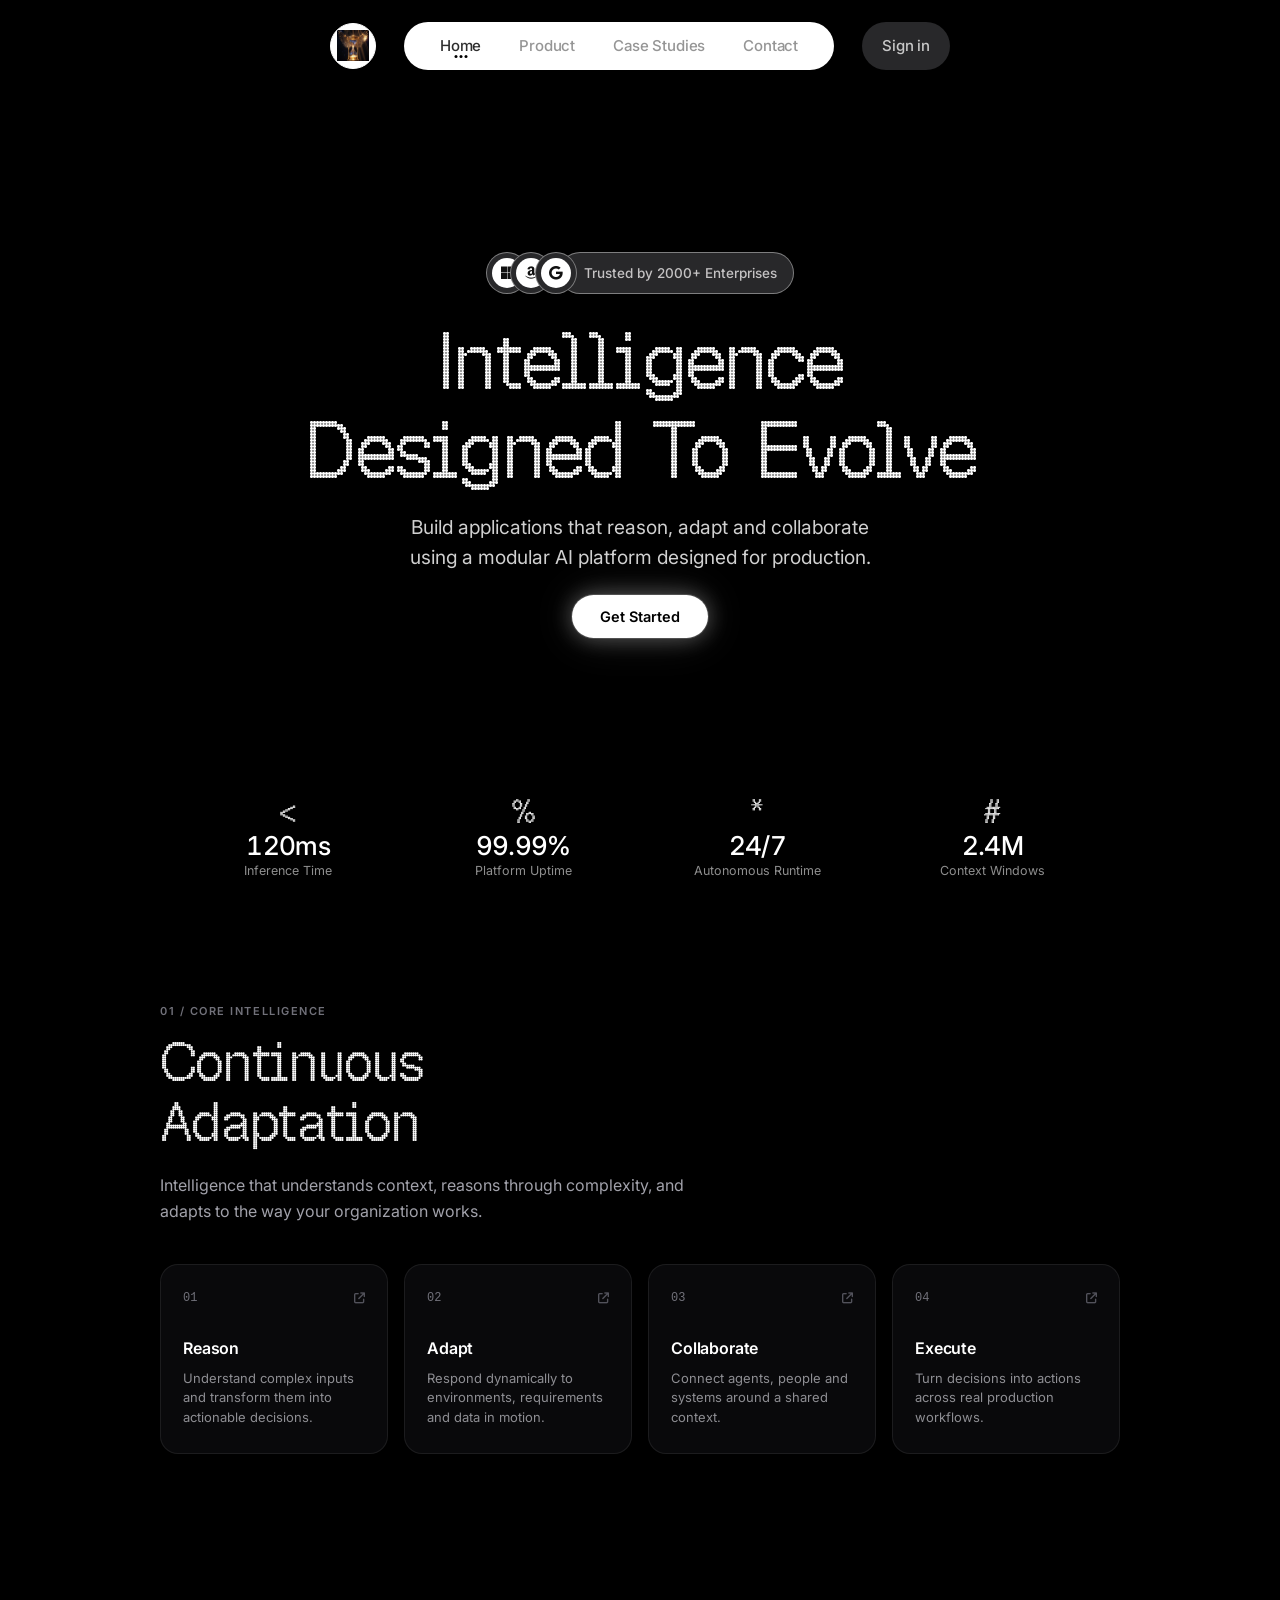
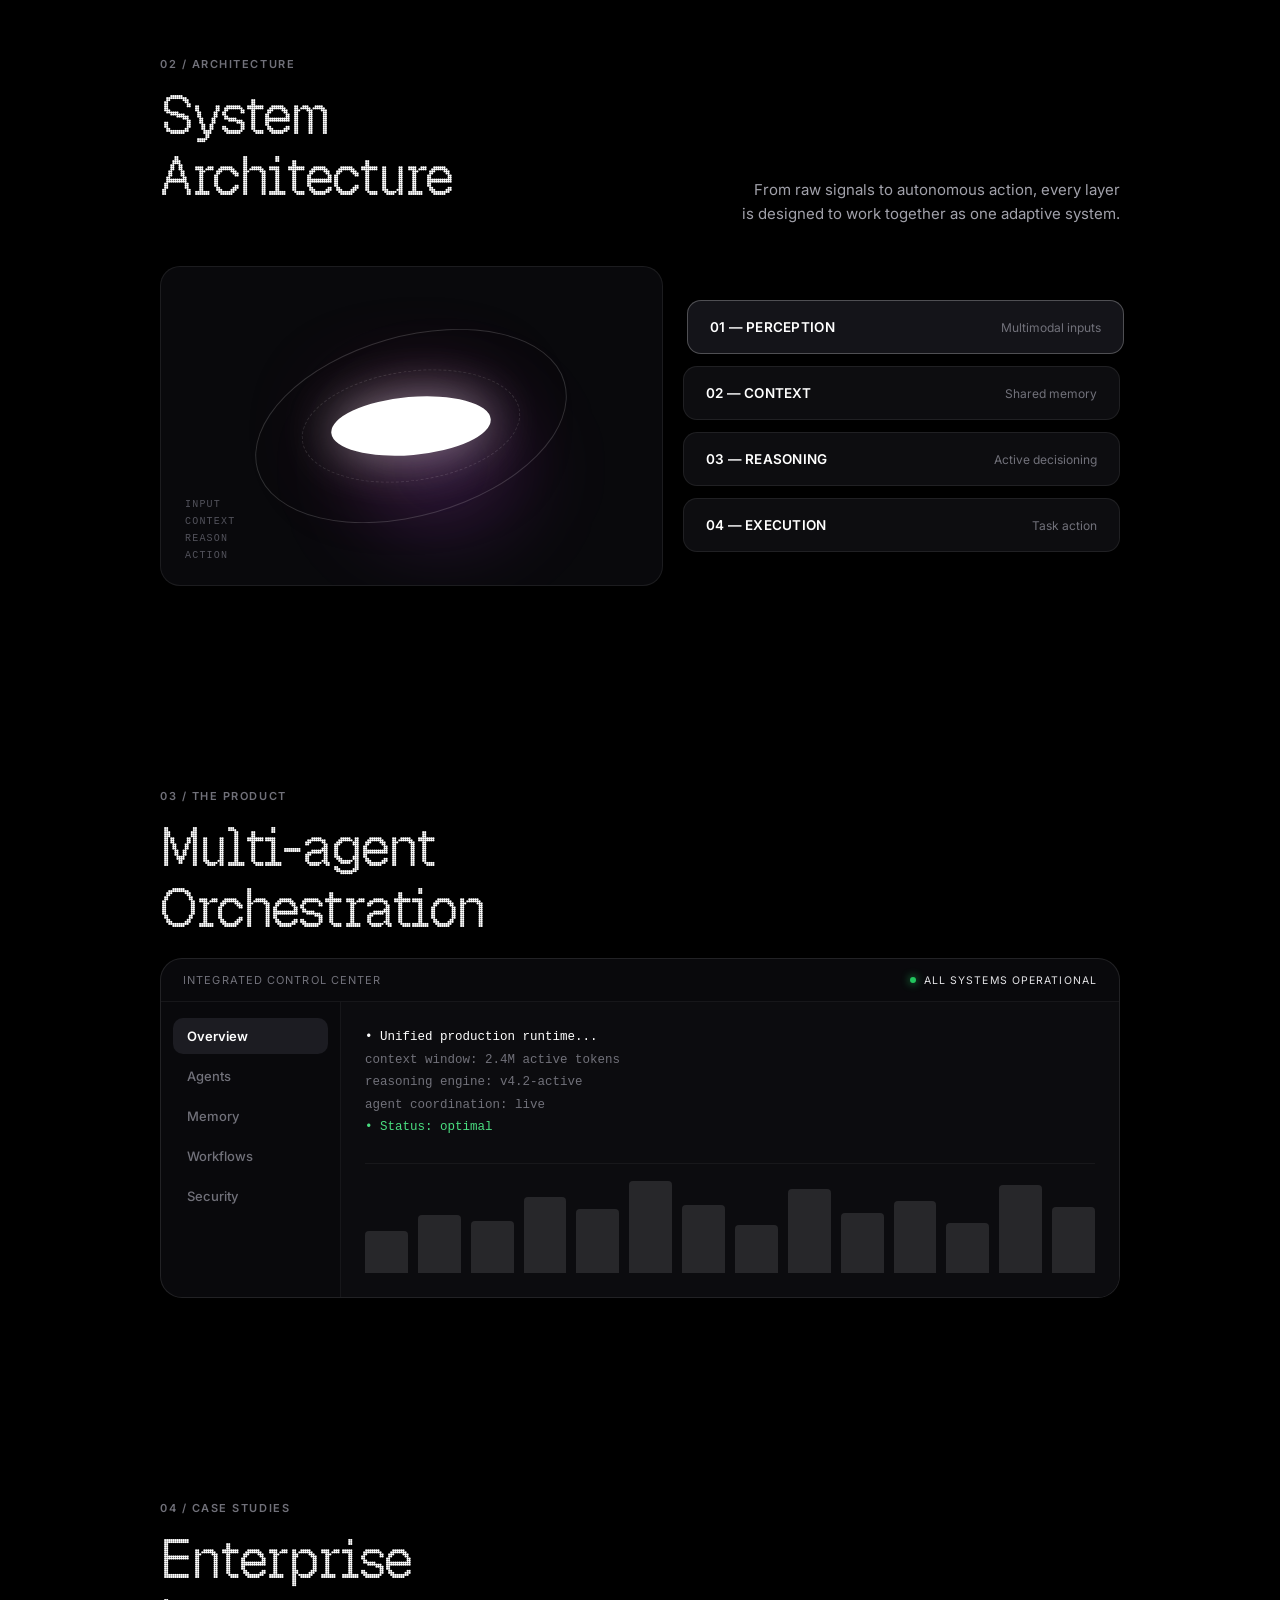
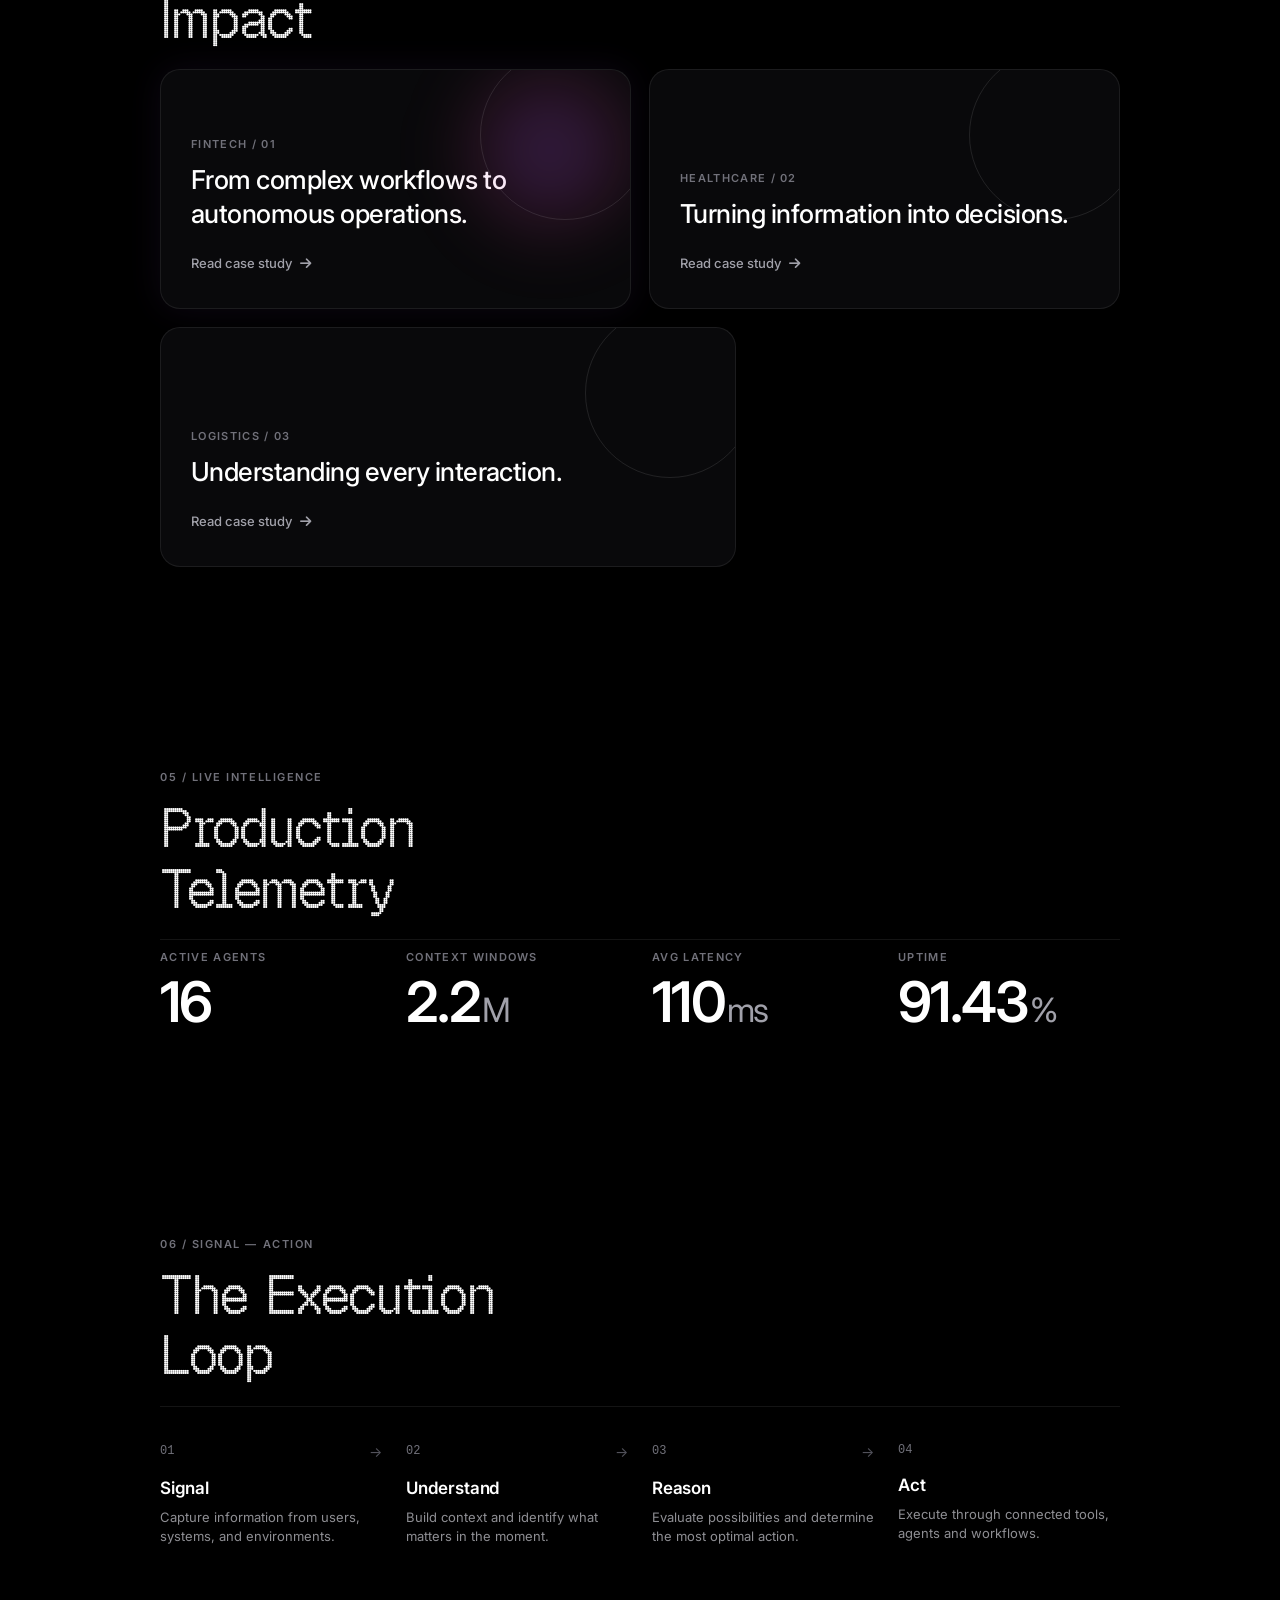
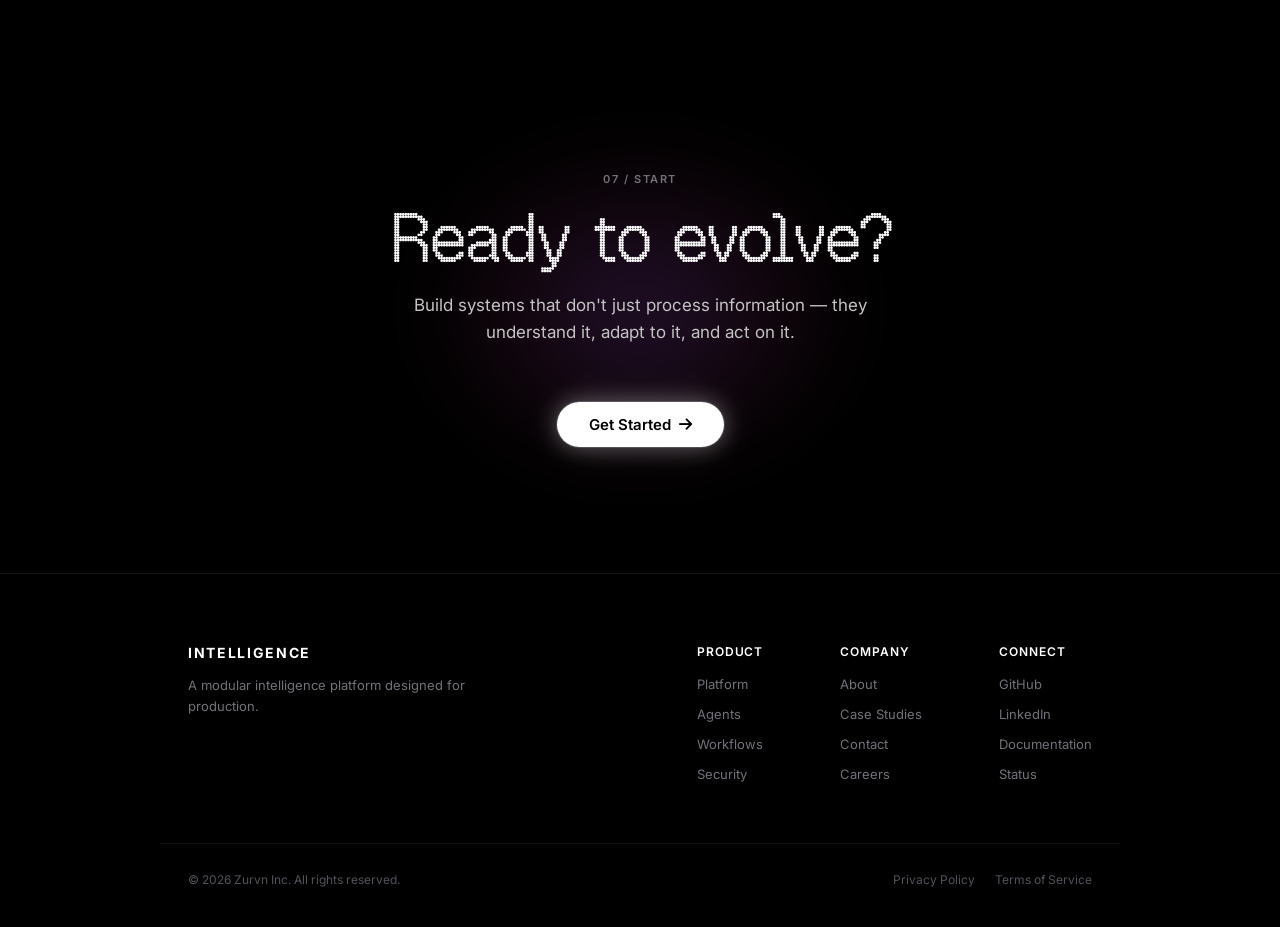
<file: landing-page-01/index.html>
<!DOCTYPE html>
<html lang="en">
  <head>
    <meta charset="utf-8" />
    <meta name="viewport" content="width=device-width, initial-scale=1" />
    <title>Intelligence Designed To Evolve</title>
    <link rel="icon" href="assets/favicon.webp" type="image/webp" />
    <link rel="preconnect" href="https://fonts.googleapis.com" />
    <link rel="preconnect" href="https://fonts.gstatic.com" crossorigin />
    <link
      href="https://fonts.googleapis.com/css2?family=Inter:wght@400;500;600;700&display=swap"
      rel="stylesheet"
    />
    <link
      href="https://db.onlinewebfonts.com/c/8cb707a9b8a73f8a7403336b861c3074?family=BubbledotICG-FinePos"
      rel="stylesheet"
    />
    <link
      rel="stylesheet"
      href="https://cdnjs.cloudflare.com/ajax/libs/font-awesome/6.5.2/css/all.min.css"
      integrity="sha512-SnH5WK+bZxgPHs44uWIX+LLJAJ9/2PkPKZ5QiAj6Ta86w+fsb2TkcmfRyVX3pBnMFcV7oQPJkl9QevSCWr3W6A=="
      crossorigin="anonymous"
      referrerpolicy="no-referrer"
    />
    <link rel="stylesheet" href="styles.css" />
  </head>
  <body>
    <!-- Sticky Header Wrapper -->
    <div class="header-wrapper">
      <header class="header">
        <a class="logo" href="#home" aria-label="Zurvn home">
          <img src="assets/logo.webp" alt="" width="52" height="52" />
        </a>

        <nav class="nav-pill" aria-label="Primary">
          <a href="#home" class="active">Home</a>
          <a href="#product">Product</a>
          <a href="#case-studies">Case Studies</a>
          <a href="#contact">Contact</a>
        </nav>

        <a class="sign-in" href="#sign-in">Sign in</a>

        <button
          class="burger"
          type="button"
          aria-label="Open menu"
          aria-expanded="false"
          aria-controls="mobile-menu"
        >
          <span></span>
          <span></span>
          <span></span>
        </button>
      </header>
    </div>

    <!-- Viewport 1: Hero Viewport with Full-bleed Video Background -->
    <section class="hero-viewport" id="home">
      <div class="bg">
        <video class="bg-video" autoplay muted loop playsinline>
          <source
            src="https://d8j0ntlcm91z4.cloudfront.net/user_38xzZboKViGWJOttwIXH07lWA1P/hf_20260809_012548_ef22562c-c0ae-4816-ad9d-f8922af4e6a7.mp4"
            type="video/mp4"
          />
        </video>
      </div>

      <div class="hero-center">
        <div class="trust anim" style="--d: 0.05s">
          <div class="trust-avatars" aria-hidden="true">
            <span class="trust-avatar a1">
              <span class="trust-inner">
                <i class="fa-brands fa-microsoft"></i>
              </span>
            </span>
            <span class="trust-avatar a2">
              <span class="trust-inner">
                <i class="fa-brands fa-amazon"></i>
              </span>
            </span>
            <span class="trust-avatar a3">
              <span class="trust-inner">
                <i class="fa-brands fa-google"></i>
              </span>
            </span>
          </div>
          <div class="trust-pill">Trusted by 2000+ Enterprises</div>
        </div>

        <h1 class="headline anim">
          <span class="line line-1">Intelligence</span>
          <span class="line line-2">Designed To Evolve</span>
        </h1>

        <p class="subhead anim" style="--d: 0.28s">
          Build applications that reason, adapt and collaborate using a modular
          AI platform designed for production.
        </p>

        <a class="cta anim" href="#get-started" style="--d: 0.4s">Get Started</a>
      </div>

      <footer class="stats" aria-label="Platform metrics">
        <div class="stat anim" style="--d: 0.5s">
          <div class="stat-icon">&lt;</div>
          <div class="stat-value">
            <span data-count="120" data-decimals="0" data-i="0">0</span
            ><span class="stat-suffix">ms</span>
          </div>
          <div class="stat-label">Inference Time</div>
        </div>
        <div class="stat anim" style="--d: 0.58s">
          <div class="stat-icon">%</div>
          <div class="stat-value">
            <span data-count="99.99" data-decimals="2" data-i="1">0.00</span
            ><span class="stat-suffix">%</span>
          </div>
          <div class="stat-label">Platform Uptime</div>
        </div>
        <div class="stat anim" style="--d: 0.66s">
          <div class="stat-icon">*</div>
          <div class="stat-value">
            <span data-count="24" data-decimals="0" data-i="2">0</span
            ><span class="stat-suffix">/7</span>
          </div>
          <div class="stat-label">Autonomous Runtime</div>
        </div>
        <div class="stat anim" style="--d: 0.74s">
          <div class="stat-icon">#</div>
          <div class="stat-value">
            <span data-count="2.4" data-decimals="1" data-i="3">0.0</span
            ><span class="stat-suffix">M</span>
          </div>
          <div class="stat-label">Context Windows</div>
        </div>
      </footer>
    </section>

    <!-- Additional Content Sections Matching Design Screenshot -->
    <main class="page-content">
      <!-- Section 01: Core Intelligence -->
      <section class="section container" id="core">
        <div class="section-kicker">01 / CORE INTELLIGENCE</div>
        <h2 class="display-title">
          <span>Continuous</span>
          <span>Adaptation</span>
        </h2>
        <p class="section-desc">
          Intelligence that understands context, reasons through complexity, and
          adapts to the way your organization works.
        </p>

        <div class="core-grid">
          <div class="core-card">
            <div class="core-card-header">
              <span class="card-num">01</span>
              <i class="fa-solid fa-arrow-up-right-from-square card-icon"></i>
            </div>
            <h3 class="core-card-title">Reason</h3>
            <p class="core-card-text">
              Understand complex inputs and transform them into actionable decisions.
            </p>
          </div>

          <div class="core-card">
            <div class="core-card-header">
              <span class="card-num">02</span>
              <i class="fa-solid fa-arrow-up-right-from-square card-icon"></i>
            </div>
            <h3 class="core-card-title">Adapt</h3>
            <p class="core-card-text">
              Respond dynamically to environments, requirements and data in motion.
            </p>
          </div>

          <div class="core-card">
            <div class="core-card-header">
              <span class="card-num">03</span>
              <i class="fa-solid fa-arrow-up-right-from-square card-icon"></i>
            </div>
            <h3 class="core-card-title">Collaborate</h3>
            <p class="core-card-text">
              Connect agents, people and systems around a shared context.
            </p>
          </div>

          <div class="core-card">
            <div class="core-card-header">
              <span class="card-num">04</span>
              <i class="fa-solid fa-arrow-up-right-from-square card-icon"></i>
            </div>
            <h3 class="core-card-title">Execute</h3>
            <p class="core-card-text">
              Turn decisions into actions across real production workflows.
            </p>
          </div>
        </div>
      </section>

      <!-- Section 02: Architecture -->
      <section class="section container" id="architecture">
        <div class="section-split-header">
          <div>
            <div class="section-kicker">02 / ARCHITECTURE</div>
            <h2 class="display-title">
              <span>System</span>
              <span>Architecture</span>
            </h2>
          </div>
          <p class="section-desc-right">
            From raw signals to autonomous action, every layer is designed to work
            together as one adaptive system.
          </p>
        </div>

        <div class="arch-grid">
          <!-- Architecture Visual Card -->
          <div class="arch-visual-card">
            <div class="arch-ambient-glow"></div>
            <!-- Orbit Canvas & Rings -->
            <div class="arch-orbit-system">
              <div class="orbit-ring ring-1"></div>
              <div class="orbit-ring ring-2"></div>
              <div class="glow-disk"></div>
            </div>
            <!-- Labels on left edge of the graphic -->
            <div class="arch-labels">
              <span>INPUT</span>
              <span>CONTEXT</span>
              <span>REASON</span>
              <span>ACTION</span>
            </div>
          </div>

          <!-- Architecture Layer Pill Rows -->
          <div class="arch-steps">
            <div class="arch-step-card active" data-layer="perception">
              <span class="arch-step-num">01 — PERCEPTION</span>
              <span class="arch-step-tag">Multimodal inputs</span>
            </div>
            <div class="arch-step-card" data-layer="context">
              <span class="arch-step-num">02 — CONTEXT</span>
              <span class="arch-step-tag">Shared memory</span>
            </div>
            <div class="arch-step-card" data-layer="reasoning">
              <span class="arch-step-num">03 — REASONING</span>
              <span class="arch-step-tag">Active decisioning</span>
            </div>
            <div class="arch-step-card" data-layer="execution">
              <span class="arch-step-num">04 — EXECUTION</span>
              <span class="arch-step-tag">Task action</span>
            </div>
          </div>
        </div>
      </section>

      <!-- Section 03: The Product -->
      <section class="section container" id="product">
        <div class="section-kicker">03 / THE PRODUCT</div>
        <h2 class="display-title">
          <span>Multi-agent</span>
          <span>Orchestration</span>
        </h2>

        <!-- Dashboard Preview Box -->
        <div class="dashboard-box">
          <div class="dash-topbar">
            <span class="dash-title">INTEGRATED CONTROL CENTER</span>
            <span class="dash-status">
              <span class="status-pulse"></span>
              ALL SYSTEMS OPERATIONAL
            </span>
          </div>

          <div class="dash-body">
            <!-- Sidebar Navigation -->
            <nav class="dash-sidebar" aria-label="Dashboard views">
              <button class="dash-tab active" data-tab="overview" type="button">
                Overview
              </button>
              <button class="dash-tab" data-tab="agents" type="button">
                Agents
              </button>
              <button class="dash-tab" data-tab="memory" type="button">
                Memory
              </button>
              <button class="dash-tab" data-tab="workflows" type="button">
                Workflows
              </button>
              <button class="dash-tab" data-tab="security" type="button">
                Security
              </button>
            </nav>

            <!-- Dashboard Main Pane -->
            <div class="dash-content">
              <div class="dash-terminal" id="dash-terminal-view">
                <p class="term-lead">• Unified production runtime...</p>
                <p class="term-dim">context window: 2.4M active tokens</p>
                <p class="term-dim">reasoning engine: v4.2-active</p>
                <p class="term-dim">agent coordination: live</p>
                <p class="term-accent">• Status: optimal</p>
              </div>

              <!-- Animated Audio/Telemetry Wave Bars -->
              <div class="dash-chart" aria-hidden="true">
                <span class="bar" style="--h: 42%; --d: 0.1s"></span>
                <span class="bar" style="--h: 58%; --d: 0.25s"></span>
                <span class="bar" style="--h: 52%; --d: 0.4s"></span>
                <span class="bar" style="--h: 76%; --d: 0.15s"></span>
                <span class="bar" style="--h: 64%; --d: 0.3s"></span>
                <span class="bar" style="--h: 92%; --d: 0.5s"></span>
                <span class="bar" style="--h: 68%; --d: 0.2s"></span>
                <span class="bar" style="--h: 48%; --d: 0.35s"></span>
                <span class="bar" style="--h: 84%; --d: 0.1s"></span>
                <span class="bar" style="--h: 60%; --d: 0.45s"></span>
                <span class="bar" style="--h: 72%; --d: 0.2s"></span>
                <span class="bar" style="--h: 50%; --d: 0.3s"></span>
                <span class="bar" style="--h: 88%; --d: 0.4s"></span>
                <span class="bar" style="--h: 66%; --d: 0.15s"></span>
              </div>
            </div>
          </div>
        </div>
      </section>

      <!-- Section 04: Case Studies -->
      <section class="section container" id="case-studies">
        <div class="section-kicker">04 / CASE STUDIES</div>
        <h2 class="display-title">
          <span>Enterprise</span>
          <span>Impact</span>
        </h2>

        <div class="cases-grid">
          <!-- Card 1 (Glow orb) -->
          <article class="case-card glow-card">
            <div class="case-ambient"></div>
            <div class="case-ring" aria-hidden="true"></div>
            <div class="case-content">
              <span class="case-kicker">FINTECH / 01</span>
              <h3 class="case-title">
                From complex workflows to autonomous operations.
              </h3>
              <a class="case-link" href="#case-studies">
                Read case study <i class="fa-solid fa-arrow-right"></i>
              </a>
            </div>
          </article>

          <!-- Card 2 -->
          <article class="case-card">
            <div class="case-ring" aria-hidden="true"></div>
            <div class="case-content">
              <span class="case-kicker">HEALTHCARE / 02</span>
              <h3 class="case-title">
                Turning information into decisions.
              </h3>
              <a class="case-link" href="#case-studies">
                Read case study <i class="fa-solid fa-arrow-right"></i>
              </a>
            </div>
          </article>

          <!-- Card 3 -->
          <article class="case-card wide-card">
            <div class="case-ring" aria-hidden="true"></div>
            <div class="case-content">
              <span class="case-kicker">LOGISTICS / 03</span>
              <h3 class="case-title">
                Understanding every interaction.
              </h3>
              <a class="case-link" href="#case-studies">
                Read case study <i class="fa-solid fa-arrow-right"></i>
              </a>
            </div>
          </article>
        </div>
      </section>

      <!-- Section 05: Live Intelligence Metrics -->
      <section class="section container" id="telemetry">
        <div class="section-kicker">05 / LIVE INTELLIGENCE</div>
        <h2 class="display-title">
          <span>Production</span>
          <span>Telemetry</span>
        </h2>

        <div class="live-metrics-grid">
          <div class="metric-col">
            <span class="metric-label">ACTIVE AGENTS</span>
            <div class="metric-num">
              <span class="live-counter" data-target="18" data-decimals="0">18</span>
            </div>
          </div>
          <div class="metric-col">
            <span class="metric-label">CONTEXT WINDOWS</span>
            <div class="metric-num">
              <span class="live-counter" data-target="2.4" data-decimals="1">2.4</span><span class="metric-unit">M</span>
            </div>
          </div>
          <div class="metric-col">
            <span class="metric-label">AVG LATENCY</span>
            <div class="metric-num">
              <span class="live-counter" data-target="120" data-decimals="0">120</span><span class="metric-unit">ms</span>
            </div>
          </div>
          <div class="metric-col">
            <span class="metric-label">UPTIME</span>
            <div class="metric-num">
              <span class="live-counter" data-target="99.99" data-decimals="2">99.99</span><span class="metric-unit">%</span>
            </div>
          </div>
        </div>
      </section>

      <!-- Section 06: Signal to Action -->
      <section class="section container" id="workflow">
        <div class="section-kicker">06 / SIGNAL — ACTION</div>
        <h2 class="display-title">
          <span>The Execution</span>
          <span>Loop</span>
        </h2>

        <div class="process-grid">
          <div class="process-step">
            <div class="step-head">
              <span class="step-num">01</span>
              <span class="step-arrow">→</span>
            </div>
            <h3 class="step-title">Signal</h3>
            <p class="step-text">
              Capture information from users, systems, and environments.
            </p>
          </div>

          <div class="process-step">
            <div class="step-head">
              <span class="step-num">02</span>
              <span class="step-arrow">→</span>
            </div>
            <h3 class="step-title">Understand</h3>
            <p class="step-text">
              Build context and identify what matters in the moment.
            </p>
          </div>

          <div class="process-step">
            <div class="step-head">
              <span class="step-num">03</span>
              <span class="step-arrow">→</span>
            </div>
            <h3 class="step-title">Reason</h3>
            <p class="step-text">
              Evaluate possibilities and determine the most optimal action.
            </p>
          </div>

          <div class="process-step">
            <div class="step-head">
              <span class="step-num">04</span>
            </div>
            <h3 class="step-title">Act</h3>
            <p class="step-text">
              Execute through connected tools, agents and workflows.
            </p>
          </div>
        </div>
      </section>

      <!-- Section 07: Ready to Evolve (CTA) -->
      <section class="section cta-section" id="get-started">
        <div class="cta-glow-orb" aria-hidden="true"></div>
        <div class="container cta-container">
          <div class="section-kicker">07 / START</div>
          <h2 class="display-title cta-heading">
            <span>Ready to evolve?</span>
          </h2>
          <p class="cta-desc">
            Build systems that don't just process information — they understand it,
            adapt to it, and act on it.
          </p>
          <a class="cta cta-large" href="#get-started">
            Get Started <i class="fa-solid fa-arrow-right"></i>
          </a>
        </div>
      </section>
    </main>

    <!-- Footer -->
    <footer class="site-footer" id="contact">
      <div class="container footer-container">
        <div class="footer-brand">
          <div class="footer-logo">INTELLIGENCE</div>
          <p class="footer-tagline">
            A modular intelligence platform designed for production.
          </p>
        </div>

        <div class="footer-links-grid">
          <div class="footer-col">
            <h4 class="footer-heading">Product</h4>
            <ul>
              <li><a href="#product">Platform</a></li>
              <li><a href="#product">Agents</a></li>
              <li><a href="#product">Workflows</a></li>
              <li><a href="#product">Security</a></li>
            </ul>
          </div>

          <div class="footer-col">
            <h4 class="footer-heading">Company</h4>
            <ul>
              <li><a href="#core">About</a></li>
              <li><a href="#case-studies">Case Studies</a></li>
              <li><a href="#contact">Contact</a></li>
              <li><a href="#contact">Careers</a></li>
            </ul>
          </div>

          <div class="footer-col">
            <h4 class="footer-heading">Connect</h4>
            <ul>
              <li><a href="https://github.com" target="_blank" rel="noopener">GitHub</a></li>
              <li><a href="https://linkedin.com" target="_blank" rel="noopener">LinkedIn</a></li>
              <li><a href="#documentation">Documentation</a></li>
              <li><a href="#status">Status</a></li>
            </ul>
          </div>
        </div>
      </div>

      <div class="container footer-bottom">
        <span>© 2026 Zurvn Inc. All rights reserved.</span>
        <div class="footer-legal">
          <a href="#privacy">Privacy Policy</a>
          <a href="#terms">Terms of Service</a>
        </div>
      </div>
    </footer>

    <!-- Mobile Slide-out Menu -->
    <div class="overlay" hidden></div>
    <nav class="mobile-menu" id="mobile-menu" hidden aria-label="Mobile">
      <a href="#home" class="active">Home</a>
      <a href="#product">Product</a>
      <a href="#case-studies">Case Studies</a>
      <a href="#contact">Contact</a>
      <a class="mobile-signin" href="#sign-in">Sign in</a>
    </nav>

    <script src="main.js"></script>
  </body>
</html>
</file>
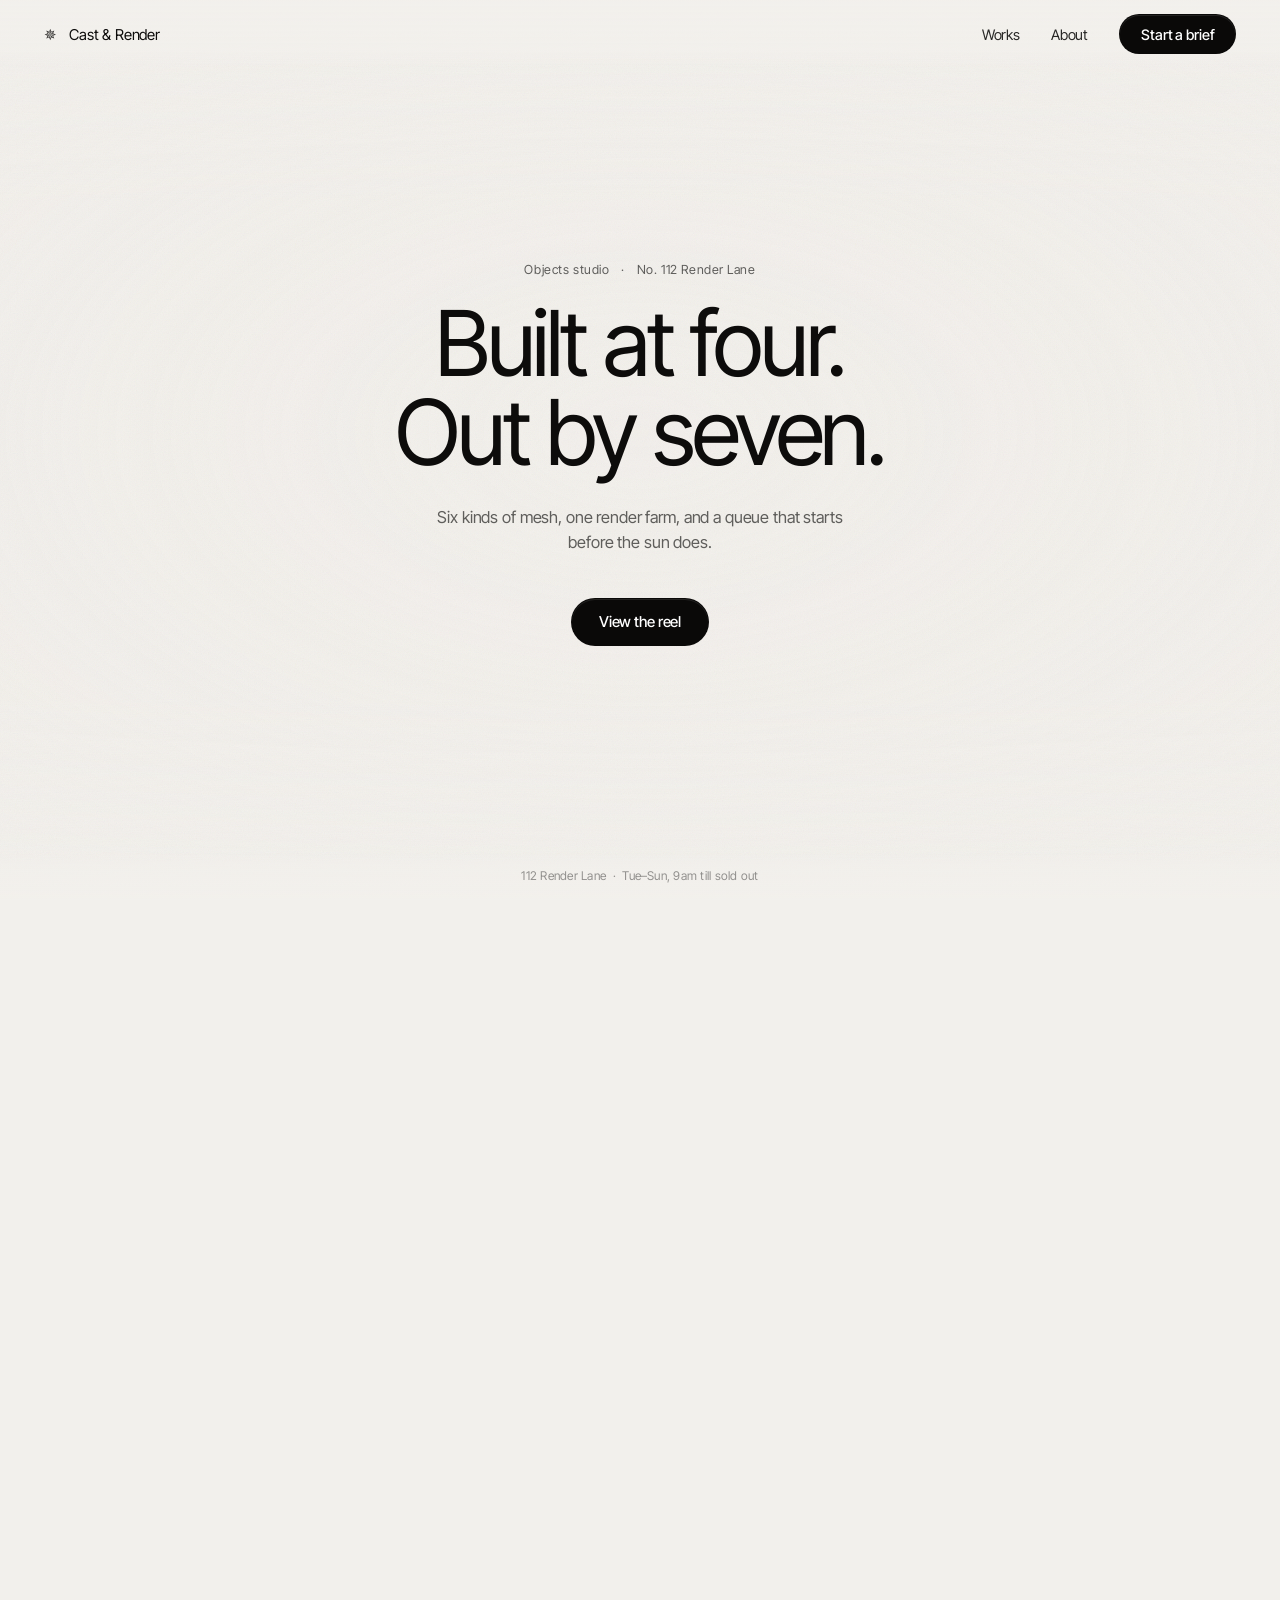
<file: landing-page-03/index.html>
<!DOCTYPE html>
<html lang="en">
<head>
  <meta charset="UTF-8">
  <meta name="viewport" content="width=device-width, initial-scale=1, viewport-fit=cover">
  <title>Cast &amp; Render — 3D Object Studio</title>
  <link rel="preconnect" href="https://fonts.googleapis.com">
  <link rel="preconnect" href="https://fonts.gstatic.com" crossorigin>
  <link rel="preconnect" href="https://d2ol7oe51mr4n9.cloudfront.net" crossorigin>
  <link href="https://fonts.googleapis.com/css2?family=Inter+Tight:wght@400;500&display=swap" rel="stylesheet">
  <style>
    :root {
      --fg: #0d0c0b;
      --fg-soft: rgba(13, 12, 11, .64);
      --fg-faint: rgba(13, 12, 11, .42);
      --shade: #f2f0ec;
      --rule: rgba(13, 12, 11, .16);
      --ease: cubic-bezier(.22, .61, .36, 1);
      --pill-bg: #0a0908;
      --pill-fg: #ffffff;
    }

    *, *::before, *::after {
      box-sizing: border-box;
      margin: 0;
      padding: 0;
    }

    html {
      -webkit-text-size-adjust: 100%;
    }

    body {
      background: var(--shade);
      color: var(--fg);
      font-family: 'Inter Tight', 'Helvetica Neue', Helvetica, Arial, sans-serif;
      font-weight: 400;
      -webkit-font-smoothing: antialiased;
      -moz-osx-font-smoothing: grayscale;
      overflow-x: hidden;
    }

    /* Fixed Background Video Layer */
    .stage {
      position: fixed;
      inset: 0;
      z-index: 0;
      overflow: hidden;
      background: var(--shade);
    }

    .stage video {
      position: absolute;
      top: 50%;
      left: 50%;
      width: 100%;
      height: 100%;
      transform: translate(-50%, -50%) scale(1.02);
      object-fit: cover;
      filter: contrast(1.02);
      will-change: transform;
    }

    .veil {
      position: absolute;
      inset: 0;
      pointer-events: none;
      background:
        linear-gradient(to bottom, rgba(242, 240, 236, .62) 0%, rgba(242, 240, 236, .12) 22%, rgba(242, 240, 236, .12) 78%, rgba(242, 240, 236, .66) 100%),
        radial-gradient(100% 80% at 50% 48%, rgba(242, 240, 236, 0) 0%, rgba(242, 240, 236, .34) 100%),
        rgba(242, 240, 236, .20);
    }

    .grain {
      position: absolute;
      inset: -50%;
      opacity: .13;
      mix-blend-mode: multiply;
      pointer-events: none;
      background-image: url("data:image/svg+xml;utf8,<svg xmlns='http://www.w3.org/2000/svg' width='140' height='140'><filter id='n'><feTurbulence type='fractalNoise' baseFrequency='.85' numOctaves='3'/></filter><rect width='140' height='140' filter='url(%23n)' opacity='.5'/></svg>");
    }

    /* Chrome, Footer, Scroll Meter */
    .chrome {
      position: fixed;
      left: 0;
      right: 0;
      top: 0;
      z-index: 40;
      display: flex;
      align-items: center;
      justify-content: space-between;
      gap: 12px;
      padding: max(14px, calc(env(safe-area-inset-top, 0px) + 12px)) clamp(16px, 3.4vw, 44px) 14px;
      background: linear-gradient(to bottom, rgba(242, 240, 236, .94) 0%, rgba(242, 240, 236, .78) 72%, rgba(242, 240, 236, 0) 100%);
    }

    .mark {
      display: flex;
      align-items: center;
      gap: 9px;
      font-size: 15px;
      letter-spacing: -.012em;
      color: var(--fg);
      min-width: 0;
      flex-shrink: 1;
    }

    .mark-star {
      opacity: .85;
    }

    .nav {
      display: flex;
      align-items: center;
      gap: clamp(14px, 2.4vw, 32px);
      flex-shrink: 0;
    }

    .nav a:not(.pill) {
      color: var(--fg);
      text-decoration: none;
      font-size: 14.5px;
      letter-spacing: -.008em;
      opacity: .88;
      transition: opacity .3s var(--ease);
    }

    .nav a:not(.pill):hover {
      opacity: 1;
    }

    .pill {
      display: inline-flex;
      align-items: center;
      justify-content: center;
      height: 40px;
      padding: 0 21px;
      border-radius: 999px;
      background: var(--pill-bg);
      color: var(--pill-fg);
      font-size: 14.5px;
      font-weight: 500;
      letter-spacing: -.008em;
      text-decoration: none;
      white-space: nowrap;
      opacity: 1;
      border: 1px solid rgba(10, 9, 8, .12);
      box-shadow: 0 1px 0 rgba(255, 255, 255, .10) inset;
      -webkit-text-fill-color: var(--pill-fg);
      transition: transform .4s var(--ease), background .3s var(--ease), color .3s var(--ease);
    }

    .nav .pill {
      color: #fff;
      -webkit-text-fill-color: #fff;
    }

    .pill:hover,
    .pill:focus-visible {
      transform: translateY(-2px);
      background: #000;
      color: #fff;
      -webkit-text-fill-color: #fff;
    }

    .pill:focus-visible {
      outline: 2px solid var(--fg);
      outline-offset: 2px;
    }

    .foot {
      position: fixed;
      bottom: 0;
      left: 0;
      right: 0;
      z-index: 40;
      display: flex;
      justify-content: center;
      padding: 14px clamp(16px, 4vw, 24px) max(16px, calc(env(safe-area-inset-bottom, 0px) + 12px));
      font-size: 12px;
      line-height: 1.45;
      letter-spacing: .02em;
      color: var(--fg-faint);
      text-align: center;
      pointer-events: none;
      background: linear-gradient(to top, rgba(242, 240, 236, .92) 0%, rgba(242, 240, 236, .72) 72%, rgba(242, 240, 236, 0) 100%);
    }

    .meter {
      position: fixed;
      top: 0;
      left: 0;
      z-index: 50;
      height: 2px;
      width: 100%;
      transform: scaleX(0);
      transform-origin: 0 50%;
      background: var(--fg);
      opacity: .55;
    }

    /* Panel Layer */
    .panels {
      position: fixed;
      inset: 0;
      z-index: 20;
      pointer-events: none;
    }

    .panel {
      position: absolute;
      inset: 0;
      display: flex;
      flex-direction: column;
      align-items: center;
      justify-content: center;
      text-align: center;
      padding: max(104px, calc(env(safe-area-inset-top, 0px) + 88px)) clamp(20px, 5vw, 60px) max(96px, calc(env(safe-area-inset-bottom, 0px) + 80px));
      opacity: 0;
      will-change: opacity, transform;
    }

    .eyebrow {
      display: flex;
      align-items: center;
      justify-content: center;
      flex-wrap: wrap;
      gap: 6px 12px;
      font-size: 12.5px;
      letter-spacing: .045em;
      color: var(--fg-soft);
      margin-bottom: clamp(16px, 2vw, 22px);
      max-width: min(46ch, 100%);
      text-align: center;
    }

    h1 {
      font-weight: 400;
      font-size: clamp(34px, 7.1vw, 104px);
      line-height: .98;
      letter-spacing: -.036em;
      max-width: 15ch;
      text-wrap: balance;
    }

    .sub {
      margin-top: clamp(18px, 2.2vw, 28px);
      font-size: clamp(15px, 1.28vw, 19px);
      line-height: 1.5;
      letter-spacing: -.008em;
      color: var(--fg-soft);
      max-width: min(46ch, 100%);
      text-wrap: pretty;
    }

    .cta {
      margin-top: clamp(28px, 3.4vw, 44px);
      pointer-events: auto;
      width: 100%;
      display: flex;
      justify-content: center;
    }

    .cta .pill {
      height: 48px;
      padding: 0 27px;
      font-size: 15px;
      max-width: min(100%, 320px);
    }

    /* Preloader */
    .boot {
      position: fixed;
      inset: 0;
      z-index: 90;
      display: flex;
      flex-direction: column;
      align-items: center;
      justify-content: center;
      gap: 16px;
      background: var(--shade);
      transition: opacity .7s var(--ease), visibility .7s;
    }

    .boot.done {
      opacity: 0;
      visibility: hidden;
    }

    .boot p {
      font-size: 12.5px;
      letter-spacing: .05em;
      color: var(--fg-faint);
    }

    .bar {
      width: 150px;
      height: 1px;
      background: var(--rule);
      overflow: hidden;
    }

    .bar i {
      display: block;
      height: 100%;
      width: 100%;
      background: var(--fg);
      transform: scaleX(0);
      transform-origin: 0 50%;
    }

    /* Scroll Track */
    .track {
      position: relative;
      z-index: 1;
      height: 560vh;
      min-height: 3200px;
    }

    /* Responsive Breakpoints */
    @media (max-width: 900px) {
      .veil {
        background:
          linear-gradient(to bottom, rgba(242, 240, 236, .72) 0%, rgba(242, 240, 236, .18) 24%, rgba(242, 240, 236, .18) 76%, rgba(242, 240, 236, .74) 100%),
          radial-gradient(100% 80% at 50% 48%, rgba(242, 240, 236, 0) 0%, rgba(242, 240, 236, .40) 100%),
          rgba(242, 240, 236, .24);
      }
    }

    @media (max-width: 720px) {
      .nav a:not(.pill) {
        display: none;
      }
      .mark {
        font-size: 14px;
      }
      .nav .pill {
        height: 38px;
        padding: 0 16px;
        font-size: 13.5px;
      }
      h1 {
        max-width: 12ch;
        font-size: clamp(30px, 9.8vw, 52px);
      }
      .sub {
        font-size: 15px;
        max-width: 34ch;
      }
      .panel {
        padding: max(92px, calc(env(safe-area-inset-top, 0px) + 76px)) 18px max(88px, calc(env(safe-area-inset-bottom, 0px) + 72px));
      }
      .foot {
        font-size: 11px;
        max-width: 34ch;
      }
    }

    @media (max-width: 420px) {
      .mark-star {
        display: none;
      }
      .nav .pill {
        height: 36px;
        padding: 0 14px;
        font-size: 13px;
      }
      h1 {
        max-width: 11ch;
        font-size: clamp(28px, 10.5vw, 40px);
      }
      .eyebrow {
        font-size: 11px;
        letter-spacing: .04em;
        max-width: 28ch;
      }
      .cta .pill {
        width: 100%;
        max-width: 280px;
        height: 44px;
        padding: 0 20px;
        font-size: 14px;
      }
    }

    @media (max-height: 520px) and (orientation: landscape) {
      .panel {
        padding: max(72px, calc(env(safe-area-inset-top, 0px) + 56px)) 24px max(64px, calc(env(safe-area-inset-bottom, 0px) + 48px));
      }
      h1 {
        font-size: clamp(28px, 8vh, 44px);
      }
      .sub {
        margin-top: 12px;
        font-size: 14px;
      }
      .cta {
        margin-top: 16px;
      }
    }
  </style>
</head>
<body>
  <div class="boot" id="boot">
    <div class="bar"><i id="bootBar"></i></div>
    <p id="bootPct">LOADING 0%</p>
  </div>

  <div class="stage">
    <video id="clip" muted playsinline preload="auto" disablepictureinpicture></video>
    <div class="veil"></div>
    <div class="grain"></div>
  </div>

  <i class="meter" id="meter"></i>

  <header class="chrome">
    <div class="mark"><span class="mark-star" aria-hidden="true">&#10037;</span>&nbsp;Cast &amp; Render</div>
    <nav class="nav">
      <a href="#board">Works</a>
      <a href="#visit">About</a>
      <a class="pill" href="#order">Start a brief</a>
    </nav>
  </header>

  <main class="panels">
    <section class="panel" data-panel>
      <div class="eyebrow">Objects studio <span>&middot;</span> No. 112 Render Lane</div>
      <h1>Built at four.<br />Out by seven.</h1>
      <p class="sub">Six kinds of mesh, one render farm, and a queue that starts before the sun does.</p>
      <div class="cta"><a class="pill" href="#board">View the reel</a></div>
    </section>
    <section class="panel" data-panel>
      <div class="eyebrow">Across the studio</div>
      <h1>Flat, never bent.</h1>
      <p class="sub">The mesh should still be clean when it reaches the viewport. We export to order, never before.</p>
      <div class="cta"><a class="pill" href="#visit">Tour our space</a></div>
    </section>
    <section class="panel" data-panel>
      <div class="eyebrow">The surface</div>
      <h1>Smooth enough to<br />hold a light pass.</h1>
      <p class="sub">Custom surface shaders whipped every morning, spread to the edge and weighed by the quarter pound.</p>
      <div class="cta"><a class="pill" href="#order">Start a brief</a></div>
    </section>
  </main>

  <footer class="foot">112 Render Lane &nbsp;&middot;&nbsp; Tue–Sun, 9am till sold out</footer>

  <div class="track"></div>

  <script>
    (function () {
      "use strict";

      // 1920×1080, 10.04s, 241 frames, all-intra — every frame is a keyframe,
      // which is why a scroll scrub can land on an exact frame instantly.
      var VIDEO_URL = "https://d2ol7oe51mr4n9.cloudfront.net/user_38xzZboKViGWJOttwIXH07lWA1P/45567745-d826-44a2-a5ce-7ef670944e60.mp4";

      var clip = document.getElementById("clip");
      var boot = document.getElementById("boot");
      var bootBar = document.getElementById("bootBar");
      var bootPct = document.getElementById("bootPct");
      var meter = document.getElementById("meter");
      var panels = [].slice.call(document.querySelectorAll("[data-panel]"));

      // --- Cue table ---
      // Each panel owns a slice of scroll as [fadeInStart, fadeInEnd, fadeOutStart, fadeOutEnd] in 0..1 page progress.
      // The gaps between one panel's fadeOutEnd and the next's fadeInStart are deliberate dead zones — video only — so two panels are never readable at once.
      var CUES = [
        [0.00, 0.00, 0.15, 0.23],
        [0.35, 0.43, 0.57, 0.65],
        [0.77, 0.85, 1.10, 1.20]
      ];
      var DRIFT = 22; // px of counter-scroll travel per panel

      // --- Helpers ---
      function clamp(v, a, b) {
        return Math.max(a, Math.min(b, v));
      }

      function smooth(t) {
        return t * t * (3 - 2 * t);
      }

      function ramp(p, a, b) {
        if (b <= a) return p >= b ? 1 : 0;
        return smooth(clamp((p - a) / (b - a), 0, 1));
      }

      // --- State ---
      var progress = 0;
      var seekTo = 0;
      var seekAt = 0;
      var duration = 0;
      var ready = false;
      var started = false;
      var attached = false;

      function readScroll() {
        var max = document.documentElement.scrollHeight - window.innerHeight;
        progress = max > 0 ? clamp(window.pageYOffset / max, 0, 1) : 0;
        if (duration) seekTo = progress * duration;
      }

      function paint() {
        meter.style.transform = "scaleX(" + progress + ")";
        for (var i = 0; i < panels.length; i++) {
          var c = CUES[i];
          var el = panels[i];
          if (!c || !el) continue;
          var enter = ramp(progress, c[0], c[1]);
          var leave = ramp(progress, c[2], c[3]);
          var o = enter * (1 - leave);
          var y = (1 - enter) * DRIFT - leave * DRIFT;
          el.style.opacity = o;
          el.style.transform = "translate3d(0," + y + "px,0)";
          el.style.pointerEvents = o > 0.6 ? "auto" : "none";
        }
      }

      // --- Frame loop ---
      // The easing of currentTime toward the scroll target (rather than snapping) is what turns a jumpy scrub into a smooth one.
      function frame() {
        if (ready && duration) {
          var gap = seekTo - seekAt;
          if (Math.abs(gap) > 0.0008) {
            seekAt += gap * 0.115; // easing factor — do not change
            if (clip.readyState >= 2 && !clip.seeking) {
              try { clip.currentTime = seekAt; } catch (e) {}
            }
          }
        }
        paint();
        requestAnimationFrame(frame);
      }

      // --- Boot / loading ---
      function setProgress(f) {
        bootBar.style.transform = "scaleX(" + f + ")";
        bootPct.textContent = "LOADING " + Math.round(f * 100) + "%";
      }

      function start() {
        if (started) return;
        started = true;
        ready = true;
        boot.classList.add("done");
        readScroll();
        seekAt = seekTo;
      }

      function attach(src) {
        if (attached) return;
        attached = true;

        clip.addEventListener("loadedmetadata", function () {
          duration = clip.duration || 0;
          clip.pause();
          readScroll();
          seekAt = seekTo;
          try { clip.currentTime = seekAt; } catch (e) {}
        });

        clip.addEventListener("loadeddata", start);
        clip.addEventListener("canplaythrough", start);
        clip.addEventListener("error", start);

        clip.src = src;
        clip.load();

        setTimeout(start, 12000);
      }

      // --- Preload ---
      // Fetch the mp4 as a fully buffered blob first, because seeking inside a buffered blob
      // is near instant while range requests over the network are a slideshow.
      function preload() {
        var controller = typeof AbortController !== "undefined" ? new AbortController() : null;
        var signal = controller ? controller.signal : undefined;

        var bail = setTimeout(function () {
          if (!attached) {
            if (controller) controller.abort();
            setProgress(1);
            attach(VIDEO_URL);
          }
        }, 15000);

        fetch(VIDEO_URL, { signal: signal })
          .then(function (res) {
            if (!res.ok || !res.body) throw new Error("Fetch failed");
            var total = parseInt(res.headers.get("content-length"), 10) || 0;
            var reader = res.body.getReader();
            var chunks = [];
            var got = 0;

            function pump() {
              return reader.read().then(function (r) {
                if (r.done) {
                  return new Blob(chunks, { type: "video/mp4" });
                }
                chunks.push(r.value);
                got += r.value.byteLength;
                setProgress(total ? got / total : Math.min(got / 11e6, 0.95));
                return pump();
              });
            }

            return pump();
          })
          .then(function (blob) {
            clearTimeout(bail);
            setProgress(1);
            attach(URL.createObjectURL(blob));
          })
          .catch(function () {
            // Covers CORS failure, abort, and offline
            clearTimeout(bail);
            setProgress(1);
            attach(VIDEO_URL);
          });
      }

      // --- iOS unlock ---
      // iOS will not paint a frame from a video that has never been played,
      // so nudge it once on the first interaction and pause immediately:
      function unlock() {
        var p = clip.play();
        if (p && p.then) p.then(function () { clip.pause(); }).catch(function () {});
        else clip.pause();
      }
      ["touchstart", "pointerdown", "wheel", "keydown"].forEach(function (ev) {
        window.addEventListener(ev, unlock, { once: true, passive: true });
      });

      // --- Wiring ---
      window.addEventListener("scroll", readScroll, { passive: true });
      window.addEventListener("resize", readScroll);

      readScroll();
      paint();
      preload();
      requestAnimationFrame(frame);
    })();
  </script>
</body>
</html>
</file>
<file: landing-page-01/styles.css>
@font-face {
  font-family: "Geist Pixel Circle";
  src: url("fonts/GeistPixel-Circle.woff2") format("woff2");
  font-weight: 400;
  font-style: normal;
  font-display: swap;
}

:root {
  --bg: #000000;
  --text: #ffffff;
  --muted: #8e8e8e;
  --nav-text: #2e2e2e;
  --pill-dark: #28282a;
  --sign-in-text: #c8c8c8;
  --nav-shadow: 0 4px 14px rgba(0, 0, 0, 0.16);
  --trust-bg: #28282a;
  --trust-border: rgba(255, 255, 255, 0.4);
  --trust-text: #c4c2c3;
  --font-sans: "Inter", "Segoe UI", system-ui, sans-serif;
  --font-display: "BubbledotICG-FinePos", "Geist Pixel Circle", monospace;
  --trust-size: clamp(36px, 4.5vw, 42px);
  --ease: cubic-bezier(0.22, 1, 0.36, 1);
}

*,
*::before,
*::after {
  box-sizing: border-box;
  margin: 0;
  padding: 0;
}

html {
  background: #000;
  color: var(--text);
  scroll-behavior: smooth;
  -webkit-font-smoothing: antialiased;
  -moz-osx-font-smoothing: grayscale;
}

body {
  font-family: var(--font-sans);
  color: var(--text);
  background: #000;
  min-height: 100vh;
  overflow-x: hidden;
  overflow-y: auto;
}

body.menu-open {
  overflow: hidden;
}

a {
  color: inherit;
  text-decoration: none;
}

button {
  font: inherit;
  color: inherit;
  background: none;
  border: 0;
  cursor: pointer;
}

/* ── Sticky Header Wrapper ── */

.header-wrapper {
  position: fixed;
  top: 0;
  left: 0;
  right: 0;
  z-index: 100;
  display: flex;
  justify-content: center;
  padding: clamp(16px, 2.4vh, 28px) clamp(14px, 3vw, 32px);
  pointer-events: none;
  transition: background 0.3s ease, backdrop-filter 0.3s ease;
}

.header-wrapper.scrolled {
  background: rgba(0, 0, 0, 0.65);
  backdrop-filter: blur(12px);
  -webkit-backdrop-filter: blur(12px);
  border-bottom: 1px solid rgba(255, 255, 255, 0.06);
  padding: 12px clamp(14px, 3vw, 32px);
}

.header {
  pointer-events: auto;
  flex-shrink: 0;
  z-index: 1;
  display: flex;
  align-items: center;
  justify-content: center;
  width: 100%;
  max-width: 720px;
  gap: clamp(18px, 2.8vw, 28px);
  animation: slideDown 0.7s var(--ease) both;
}

.logo {
  flex-shrink: 0;
  width: clamp(40px, 4.4vw, 46px);
  height: clamp(40px, 4.4vw, 46px);
  border-radius: 50%;
  background: #fff;
  box-shadow: var(--nav-shadow);
  display: grid;
  place-items: center;
  overflow: hidden;
  border: 1.5px solid #fff;
  transition: transform 0.28s var(--ease);
}

.logo img {
  width: 72%;
  height: 72%;
  object-fit: contain;
}

.logo:hover {
  transform: scale(1.04);
}

.nav-pill {
  flex: 1;
  display: flex;
  align-items: center;
  justify-content: space-evenly;
  height: clamp(44px, 5.2vw, 48px);
  max-width: 430px;
  padding: 4px 8px;
  border-radius: 999px;
  background: #fff;
  box-shadow: var(--nav-shadow);
}

.nav-pill a {
  position: relative;
  font-family: var(--font-sans);
  font-weight: 500;
  font-size: clamp(13px, 1.4vw, 15px);
  letter-spacing: -0.01em;
  color: var(--nav-text);
  opacity: 0.5;
  padding: 8px 10px;
  transition: opacity 0.22s ease;
}

.nav-pill a:hover {
  opacity: 0.75;
}

.nav-pill a.active {
  opacity: 1;
}

.nav-pill a.active::after {
  content: "";
  position: absolute;
  left: 50%;
  bottom: 5px;
  width: 3px;
  height: 3px;
  border-radius: 50%;
  background: #000;
  transform: translateX(-50%);
  box-shadow: -5px 0 0 #000, 5px 0 0 #000;
}

.sign-in {
  flex-shrink: 0;
  display: inline-flex;
  align-items: center;
  justify-content: center;
  height: clamp(44px, 5.2vw, 48px);
  padding: 0 20px;
  border-radius: 999px;
  background: var(--pill-dark);
  color: var(--sign-in-text);
  font-weight: 500;
  font-size: clamp(13px, 1.4vw, 15px);
  letter-spacing: -0.01em;
  box-shadow: var(--nav-shadow);
  transition: background 0.22s ease, color 0.22s ease, transform 0.22s var(--ease);
}

.sign-in:hover {
  background: #323234;
  color: #fff;
  transform: translateY(-1px);
}

.burger {
  display: none;
  position: relative;
  flex-shrink: 0;
  width: 48px;
  height: 48px;
  border-radius: 50%;
  background: #28282a;
  align-items: center;
  justify-content: center;
  z-index: 4;
}

.burger span {
  position: absolute;
  left: 50%;
  width: 18px;
  height: 1.5px;
  margin-left: -9px;
  background: #fff;
  border-radius: 2px;
  transition: transform 0.32s var(--ease), opacity 0.2s ease, background 0.2s ease;
}

.burger span:nth-child(1) {
  transform: translateY(-6.5px);
}

.burger span:nth-child(3) {
  transform: translateY(6.5px);
}

body.menu-open .burger {
  background: #fff;
}

body.menu-open .burger span {
  background: #000;
}

body.menu-open .burger span:nth-child(1) {
  transform: translateY(0) rotate(45deg);
}

body.menu-open .burger span:nth-child(2) {
  opacity: 0;
}

body.menu-open .burger span:nth-child(3) {
  transform: translateY(0) rotate(-45deg);
}

/* ── Viewport 1: Hero Viewport ── */

.hero-viewport {
  position: relative;
  min-height: 100vh;
  min-height: 100dvh;
  display: flex;
  flex-direction: column;
  align-items: center;
  justify-content: space-between;
  padding: clamp(90px, 12vh, 120px) clamp(14px, 3vw, 32px) clamp(16px, 2.4vh, 28px);
  overflow: hidden;
  box-sizing: border-box;
}

.bg {
  position: absolute;
  inset: 0;
  background: #000;
  overflow: hidden;
  z-index: 0;
}

.bg-video {
  position: absolute;
  inset: 0;
  width: 100%;
  height: 100%;
  object-fit: cover;
  pointer-events: none;
  z-index: 0;
}

.bg::after {
  content: "";
  position: absolute;
  inset: 0;
  background: linear-gradient(to bottom, rgba(0, 0, 0, 0) 65%, #000000 100%);
  pointer-events: none;
}

.hero-center {
  flex: 1;
  z-index: 1;
  display: flex;
  flex-direction: column;
  align-items: center;
  justify-content: center;
  text-align: center;
  width: 100%;
  max-width: 900px;
}

.trust {
  --trust-size: clamp(36px, 4.5vw, 42px);
  display: inline-flex;
  align-items: center;
  margin-bottom: clamp(16px, 2.5vh, 26px);
}

.trust-avatars {
  display: flex;
  align-items: center;
}

.trust-avatar {
  position: relative;
  width: var(--trust-size);
  height: var(--trust-size);
  padding: 5px;
  border-radius: 50%;
  background: var(--trust-bg);
  border: 1px solid var(--trust-border);
  box-sizing: border-box;
  transition: transform 0.35s var(--ease);
}

.trust-avatar.a1 {
  z-index: 1;
}

.trust-avatar.a2,
.trust-avatar.a3 {
  margin-left: calc(var(--trust-size) * -0.42);
}

.trust-avatar.a2 {
  z-index: 2;
}

.trust-avatar.a3 {
  z-index: 4;
}

.trust-inner {
  display: grid;
  place-items: center;
  width: 100%;
  height: 100%;
  border-radius: 50%;
  background: #fff;
}

.trust-inner i {
  color: #111;
  font-size: calc(var(--trust-size) * 0.34);
  line-height: 1;
}

.trust:hover .a1 {
  transform: translateY(-2px);
}

.trust:hover .a2 {
  transform: translateY(-4px);
}

.trust:hover .a3 {
  transform: translateY(-2px);
}

.trust-pill {
  display: inline-flex;
  align-items: center;
  height: var(--trust-size);
  margin-left: calc(var(--trust-size) * -0.42);
  padding: 0 16px 0 calc(var(--trust-size) * 0.58);
  border-radius: 999px;
  background: var(--trust-bg);
  border: 1px solid var(--trust-border);
  color: var(--trust-text);
  font-weight: 500;
  font-size: clamp(12px, 1.4vw, 13.5px);
  white-space: nowrap;
  z-index: 3;
}

.headline {
  font-family: var(--font-display);
  font-weight: 400;
  font-size: clamp(28px, 6.2vw, 80px);
  letter-spacing: -0.04em;
  line-height: 1.12;
  color: #fff;
  white-space: nowrap;
  overflow: hidden;
}

.headline .line {
  display: block;
  opacity: 0;
  transform: translateY(14px);
  animation: headlineFade 0.85s var(--ease) forwards;
}

.headline .line-1 {
  animation-delay: 0.12s;
}

.headline .line-2 {
  animation-delay: 0.3s;
}

.subhead {
  max-width: min(500px, 92%);
  margin-top: clamp(14px, 2vh, 22px);
  font-size: clamp(calc(13.5px + 2pt), calc(1.55vw + 2pt), calc(16.5px + 2pt));
  font-weight: 400;
  line-height: 1.55;
  color: #d0d0d0;
  opacity: 0.8;
}

.cta {
  display: inline-flex;
  align-items: center;
  justify-content: center;
  margin-top: clamp(18px, 2.6vh, 28px);
  padding: clamp(11px, 1.6vh, 13px) clamp(22px, 3vw, 28px);
  border-radius: 999px;
  background: #fff;
  color: #000;
  font-weight: 600;
  font-size: clamp(13.5px, 1.5vw, 14.5px);
  box-shadow:
    0 0 0 1px rgba(255, 255, 255, 0.15),
    0 0 22px rgba(255, 255, 255, 0.32),
    0 0 44px rgba(255, 255, 255, 0.12);
  transition: transform 0.28s var(--ease), box-shadow 0.28s ease;
}

.cta:hover {
  transform: translateY(-2px) scale(1.02);
  box-shadow:
    0 0 0 1px rgba(255, 255, 255, 0.22),
    0 0 28px rgba(255, 255, 255, 0.45),
    0 0 56px rgba(255, 255, 255, 0.2);
}

.cta.anim {
  animation-name: revealPulse;
}

/* ── Hero Stats ── */

.stats {
  flex-shrink: 0;
  z-index: 1;
  display: grid;
  grid-template-columns: repeat(4, 1fr);
  width: 100%;
  max-width: 920px;
  gap: 12px 18px;
  padding-top: clamp(8px, 1.4vh, 16px);
}

.stat {
  display: flex;
  flex-direction: column;
  align-items: center;
  text-align: center;
  gap: 2px;
}

.stat-icon {
  font-family: var(--font-display);
  font-size: clamp(22px, 3vw, 33px);
  color: #fff;
  line-height: 1;
}

.stat-value {
  font-family: var(--font-sans);
  font-size: clamp(18px, 2.2vw, 26px);
  font-weight: 500;
  letter-spacing: -0.025em;
  font-variant-numeric: tabular-nums;
  color: #fff;
  line-height: 1.2;
}

.stat-label {
  color: var(--muted);
  font-size: clamp(11px, 1.2vw, 12.5px);
  font-weight: 400;
}

/* ── Shared Container & Typography for Rest of Page ── */

.container {
  width: 100%;
  max-width: 960px;
  margin: 0 auto;
  padding: 0 clamp(16px, 3vw, 28px);
}

.section {
  padding: clamp(70px, 11vh, 120px) 0;
  position: relative;
}

.section-kicker {
  font-family: var(--font-sans);
  font-size: 11px;
  font-weight: 600;
  letter-spacing: 0.14em;
  text-transform: uppercase;
  color: #71717a;
  margin-bottom: 14px;
  display: inline-block;
}

.display-title {
  font-family: var(--font-display);
  font-weight: 400;
  font-size: clamp(28px, 5.2vw, 54px);
  letter-spacing: -0.04em;
  line-height: 1.12;
  color: #fff;
  margin-bottom: 20px;
}

.display-title span {
  display: block;
}

.section-desc {
  font-size: clamp(14px, 1.4vw, 16px);
  color: #a1a1aa;
  line-height: 1.6;
  max-width: 540px;
  margin-bottom: 40px;
  font-weight: 400;
}

.section-split-header {
  display: flex;
  justify-content: space-between;
  align-items: flex-end;
  gap: 32px;
  margin-bottom: 40px;
}

.section-desc-right {
  font-size: clamp(13.5px, 1.4vw, 15px);
  color: #a1a1aa;
  line-height: 1.6;
  max-width: 380px;
  text-align: right;
  font-weight: 400;
}

/* ── Section 01: Core Intelligence ── */

.core-grid {
  display: grid;
  grid-template-columns: repeat(4, 1fr);
  gap: 16px;
}

.core-card {
  background: #09090b;
  border: 1px solid rgba(255, 255, 255, 0.08);
  border-radius: 18px;
  padding: 26px 22px;
  display: flex;
  flex-direction: column;
  justify-content: space-between;
  min-height: 190px;
  transition: transform 0.3s var(--ease), border-color 0.3s ease, background 0.3s ease;
  position: relative;
  overflow: hidden;
}

.core-card:hover {
  transform: translateY(-4px);
  border-color: rgba(255, 255, 255, 0.22);
  background: #0f0f13;
}

.core-card-header {
  display: flex;
  justify-content: space-between;
  align-items: center;
  margin-bottom: 30px;
}

.card-num {
  font-size: 12px;
  font-weight: 500;
  color: #71717a;
  font-family: monospace;
}

.card-icon {
  font-size: 11px;
  color: #52525b;
  transition: color 0.25s, transform 0.25s;
}

.core-card:hover .card-icon {
  color: #fff;
  transform: translate(2px, -2px);
}

.core-card-title {
  font-size: 16px;
  font-weight: 600;
  color: #fff;
  margin-bottom: 8px;
  letter-spacing: -0.01em;
}

.core-card-text {
  font-size: 13px;
  color: #8e8e93;
  line-height: 1.5;
  font-weight: 400;
}

/* ── Section 02: Architecture ── */

.arch-grid {
  display: grid;
  grid-template-columns: 1.15fr 1fr;
  gap: 20px;
  align-items: stretch;
}

.arch-visual-card {
  background: #09090c;
  border: 1px solid rgba(255, 255, 255, 0.08);
  border-radius: 20px;
  position: relative;
  overflow: hidden;
  min-height: 320px;
  display: flex;
  align-items: center;
  justify-content: center;
}

.arch-ambient-glow {
  position: absolute;
  width: 260px;
  height: 180px;
  border-radius: 50%;
  background: radial-gradient(circle, rgba(168, 85, 247, 0.22) 0%, rgba(217, 70, 239, 0.08) 50%, transparent 75%);
  filter: blur(35px);
  top: 35%;
  left: 30%;
  pointer-events: none;
}

.arch-orbit-system {
  position: relative;
  width: 100%;
  height: 260px;
  display: flex;
  align-items: center;
  justify-content: center;
}

.orbit-ring.ring-1 {
  position: absolute;
  width: 320px;
  height: 180px;
  border-radius: 50%;
  border: 1px solid rgba(255, 255, 255, 0.16);
  transform: rotate(-16deg);
  pointer-events: none;
}

.orbit-ring.ring-2 {
  position: absolute;
  width: 220px;
  height: 110px;
  border-radius: 50%;
  border: 1px dashed rgba(255, 255, 255, 0.12);
  transform: rotate(-8deg);
  pointer-events: none;
}

.glow-disk {
  position: absolute;
  width: 160px;
  height: 58px;
  border-radius: 50%;
  background: #ffffff;
  box-shadow: 0 0 50px rgba(255, 255, 255, 0.45), 0 0 100px rgba(236, 72, 153, 0.25);
  transform: rotate(-5deg);
  z-index: 2;
  transition: all 0.4s var(--ease);
}

.arch-visual-card:hover .glow-disk {
  transform: rotate(-5deg) scale(1.05);
  box-shadow: 0 0 60px rgba(255, 255, 255, 0.6), 0 0 120px rgba(236, 72, 153, 0.4);
}

.arch-labels {
  position: absolute;
  left: 24px;
  bottom: 24px;
  display: flex;
  flex-direction: column;
  gap: 6px;
  font-size: 10px;
  font-family: monospace;
  letter-spacing: 0.12em;
  color: #52525b;
  text-transform: uppercase;
  z-index: 3;
}

.arch-labels span.active {
  color: #fff;
  text-shadow: 0 0 8px rgba(255, 255, 255, 0.6);
}

.arch-steps {
  display: flex;
  flex-direction: column;
  gap: 12px;
  justify-content: center;
}

.arch-step-card {
  background: #0d0d10;
  border: 1px solid rgba(255, 255, 255, 0.08);
  border-radius: 14px;
  padding: 18px 22px;
  display: flex;
  justify-content: space-between;
  align-items: center;
  transition: all 0.25s var(--ease);
  cursor: pointer;
}

.arch-step-card:hover,
.arch-step-card.active {
  background: #141419;
  border-color: rgba(255, 255, 255, 0.25);
  transform: translateX(4px);
}

.arch-step-num {
  font-family: var(--font-sans);
  font-size: 13.5px;
  font-weight: 600;
  color: #fff;
  letter-spacing: 0.02em;
}

.arch-step-tag {
  font-size: 12px;
  color: #71717a;
  font-weight: 400;
}

/* ── Section 03: The Product (Dashboard) ── */

.dashboard-box {
  background: #09090c;
  border: 1px solid rgba(255, 255, 255, 0.1);
  border-radius: 22px;
  overflow: hidden;
  box-shadow: 0 20px 50px rgba(0, 0, 0, 0.5);
}

.dash-topbar {
  display: flex;
  justify-content: space-between;
  align-items: center;
  padding: 14px 22px;
  border-bottom: 1px solid rgba(255, 255, 255, 0.06);
  font-size: 11px;
  letter-spacing: 0.1em;
  color: #71717a;
  text-transform: uppercase;
}

.dash-status {
  display: inline-flex;
  align-items: center;
  gap: 8px;
  color: #e4e4e7;
  font-size: 10.5px;
}

.status-pulse {
  width: 6px;
  height: 6px;
  border-radius: 50%;
  background: #22c55e;
  box-shadow: 0 0 8px #22c55e;
}

.dash-body {
  display: grid;
  grid-template-columns: 180px 1fr;
  min-height: 280px;
}

.dash-sidebar {
  padding: 16px 12px;
  display: flex;
  flex-direction: column;
  gap: 4px;
  border-right: 1px solid rgba(255, 255, 255, 0.06);
}

.dash-tab {
  text-align: left;
  padding: 10px 14px;
  border-radius: 10px;
  font-size: 13px;
  font-weight: 500;
  color: #71717a;
  transition: all 0.2s ease;
  cursor: pointer;
}

.dash-tab:hover {
  color: #fff;
  background: rgba(255, 255, 255, 0.04);
}

.dash-tab.active {
  color: #fff;
  background: #1c1c22;
  font-weight: 600;
}

.dash-content {
  padding: 24px;
  display: flex;
  flex-direction: column;
  justify-content: space-between;
  gap: 24px;
  background: #0c0c0f;
}

.dash-terminal {
  font-family: monospace;
  font-size: 12.5px;
  line-height: 1.8;
  color: #a1a1aa;
}

.term-lead {
  color: #ffffff;
  font-weight: 500;
}

.term-dim {
  color: #71717a;
}

.term-accent {
  color: #4ade80;
}

.dash-chart {
  display: flex;
  align-items: flex-end;
  gap: 10px;
  height: 110px;
  padding-top: 10px;
  border-top: 1px solid rgba(255, 255, 255, 0.05);
}

.bar {
  flex: 1;
  height: var(--h);
  background: #27272a;
  border-radius: 4px 4px 0 0;
  transition: height 0.4s var(--ease), background 0.3s;
  animation: barPulse 2.8s ease-in-out infinite alternate;
  animation-delay: var(--d);
}

.bar:hover {
  background: #e4e4e7;
}

@keyframes barPulse {
  0% {
    opacity: 0.65;
    transform: scaleY(0.92);
  }
  100% {
    opacity: 1;
    transform: scaleY(1.04);
  }
}

/* ── Section 04: Case Studies ── */

.cases-grid {
  display: grid;
  grid-template-columns: repeat(2, 1fr);
  gap: 18px;
}

.case-card {
  background: #09090b;
  border: 1px solid rgba(255, 255, 255, 0.08);
  border-radius: 20px;
  padding: 36px 30px;
  position: relative;
  overflow: hidden;
  min-height: 240px;
  display: flex;
  flex-direction: column;
  justify-content: flex-end;
  transition: transform 0.35s var(--ease), border-color 0.35s ease, box-shadow 0.35s ease;
}

.case-card:hover {
  transform: translateY(-4px);
  border-color: rgba(255, 255, 255, 0.22);
}

.case-card.glow-card {
  box-shadow: 0 0 35px rgba(168, 85, 247, 0.08);
}

.case-ambient {
  position: absolute;
  top: -30px;
  right: -30px;
  width: 220px;
  height: 220px;
  border-radius: 50%;
  background: radial-gradient(circle, rgba(168, 85, 247, 0.28) 0%, rgba(236, 72, 153, 0.12) 45%, transparent 72%);
  filter: blur(28px);
  pointer-events: none;
}

.case-ring {
  position: absolute;
  top: -20px;
  right: -20px;
  width: 170px;
  height: 170px;
  border-radius: 50%;
  border: 1px solid rgba(255, 255, 255, 0.1);
  pointer-events: none;
}

.case-card.wide-card {
  grid-column: 1 / -1;
  max-width: 60%;
}

.case-kicker {
  font-size: 11px;
  font-weight: 600;
  letter-spacing: 0.12em;
  color: #71717a;
  margin-bottom: 12px;
  display: block;
}

.case-title {
  font-size: clamp(20px, 2.2vw, 26px);
  font-weight: 500;
  color: #fff;
  line-height: 1.3;
  letter-spacing: -0.02em;
  margin-bottom: 22px;
  max-width: 440px;
}

.case-link {
  display: inline-flex;
  align-items: center;
  gap: 8px;
  font-size: 13px;
  font-weight: 500;
  color: #a1a1aa;
  transition: color 0.25s, gap 0.25s;
}

.case-card:hover .case-link {
  color: #fff;
  gap: 12px;
}

/* ── Section 05: Live Intelligence ── */

.live-metrics-grid {
  display: grid;
  grid-template-columns: repeat(4, 1fr);
  gap: 24px;
  padding-top: 10px;
  border-top: 1px solid rgba(255, 255, 255, 0.08);
}

.metric-col {
  display: flex;
  flex-direction: column;
  gap: 8px;
}

.metric-label {
  font-size: 11px;
  font-weight: 600;
  letter-spacing: 0.12em;
  color: #71717a;
  text-transform: uppercase;
}

.metric-num {
  font-family: var(--font-sans);
  font-size: clamp(38px, 4.8vw, 56px);
  font-weight: 600;
  color: #fff;
  letter-spacing: -0.03em;
  line-height: 1.1;
  display: flex;
  align-items: baseline;
}

.metric-unit {
  font-size: 0.6em;
  font-weight: 400;
  color: #a1a1aa;
  margin-left: 2px;
}

/* ── Section 06: Signal — Action ── */

.process-grid {
  display: grid;
  grid-template-columns: repeat(4, 1fr);
  gap: 24px;
  border-top: 1px solid rgba(255, 255, 255, 0.08);
  padding-top: 36px;
}

.process-step {
  display: flex;
  flex-direction: column;
  gap: 10px;
}

.step-head {
  display: flex;
  align-items: center;
  justify-content: space-between;
  margin-bottom: 8px;
}

.step-num {
  font-size: 12px;
  font-weight: 500;
  color: #71717a;
  font-family: monospace;
}

.step-arrow {
  font-size: 14px;
  color: #52525b;
}

.step-title {
  font-size: 17px;
  font-weight: 600;
  color: #fff;
  letter-spacing: -0.01em;
}

.step-text {
  font-size: 13px;
  color: #8e8e93;
  line-height: 1.5;
  font-weight: 400;
}

/* ── Section 07: CTA Section ── */

.cta-section {
  text-align: center;
  padding: clamp(100px, 14vh, 160px) 0;
  position: relative;
  overflow: hidden;
}

.cta-glow-orb {
  position: absolute;
  top: 50%;
  left: 50%;
  transform: translate(-50%, -50%);
  width: 440px;
  height: 320px;
  border-radius: 50%;
  background: radial-gradient(ellipse at center, rgba(168, 85, 247, 0.22) 0%, rgba(236, 72, 153, 0.08) 45%, transparent 70%);
  filter: blur(50px);
  pointer-events: none;
  z-index: 0;
}

.cta-container {
  position: relative;
  z-index: 1;
  display: flex;
  flex-direction: column;
  align-items: center;
}

.cta-heading {
  margin-bottom: 16px;
  font-size: clamp(34px, 6vw, 68px);
}

.cta-desc {
  font-size: clamp(14px, 1.5vw, 17px);
  color: #c4c2c3;
  max-width: 500px;
  line-height: 1.6;
  margin-bottom: 32px;
}

.cta-large {
  padding: 13px 32px;
  font-size: 15px;
  display: inline-flex;
  align-items: center;
  gap: 8px;
}

/* ── Section 08: Footer ── */

.site-footer {
  border-top: 1px solid rgba(255, 255, 255, 0.08);
  padding: 70px 0 40px;
  background: #000;
  font-family: var(--font-sans);
}

.footer-container {
  display: flex;
  justify-content: space-between;
  gap: 48px;
  margin-bottom: 60px;
}

.footer-brand {
  max-width: 280px;
}

.footer-logo {
  font-family: var(--font-sans);
  font-size: 14px;
  font-weight: 700;
  letter-spacing: 0.12em;
  color: #fff;
  margin-bottom: 14px;
}

.footer-tagline {
  font-size: 13px;
  color: #71717a;
  line-height: 1.6;
}

.footer-links-grid {
  display: flex;
  gap: clamp(36px, 6vw, 80px);
}

.footer-col {
  display: flex;
  flex-direction: column;
  gap: 14px;
}

.footer-heading {
  font-size: 12px;
  font-weight: 600;
  letter-spacing: 0.08em;
  text-transform: uppercase;
  color: #fff;
}

.footer-col ul {
  list-style: none;
  display: flex;
  flex-direction: column;
  gap: 10px;
}

.footer-col a {
  font-size: 13px;
  color: #71717a;
  transition: color 0.2s ease;
}

.footer-col a:hover {
  color: #fff;
}

.footer-bottom {
  border-top: 1px solid rgba(255, 255, 255, 0.06);
  padding-top: 28px;
  display: flex;
  justify-content: space-between;
  font-size: 12px;
  color: #52525b;
}

.footer-legal {
  display: flex;
  gap: 20px;
}

.footer-legal a {
  color: #52525b;
  transition: color 0.2s;
}

.footer-legal a:hover {
  color: #a1a1aa;
}

/* ── Mobile menu ── */

.overlay {
  position: fixed;
  inset: 0;
  z-index: 101;
  background: rgba(0, 0, 0, 0.62);
  backdrop-filter: blur(6px);
  -webkit-backdrop-filter: blur(6px);
  animation: overlayIn 0.28s ease both;
}

.mobile-menu {
  position: fixed;
  z-index: 102;
  top: 88px;
  left: 50%;
  transform: translateX(-50%);
  width: min(420px, calc(100vw - 28px));
  display: none;
  flex-direction: column;
  align-items: stretch;
  gap: 4px;
  padding: 22px 18px 20px;
  border-radius: 28px;
  background: #fff;
  box-shadow: 0 20px 60px rgba(0, 0, 0, 0.45);
  animation: menuIn 0.38s var(--ease) both;
}

.overlay[hidden],
.mobile-menu[hidden] {
  display: none !important;
}

body.menu-open .mobile-menu:not([hidden]) {
  display: flex;
}

.mobile-menu a {
  position: relative;
  display: flex;
  align-items: center;
  justify-content: center;
  min-height: 46px;
  font-weight: 500;
  font-size: 16px;
  color: var(--nav-text);
  opacity: 0;
  animation: linkIn 0.4s var(--ease) forwards;
}

.mobile-menu a:nth-child(1) {
  animation-delay: 0.08s;
}

.mobile-menu a:nth-child(2) {
  animation-delay: 0.14s;
}

.mobile-menu a:nth-child(3) {
  animation-delay: 0.2s;
}

.mobile-menu a:nth-child(4) {
  animation-delay: 0.26s;
}

.mobile-menu a:nth-child(5) {
  animation-delay: 0.32s;
}

.mobile-menu a.active::after {
  content: "";
  position: absolute;
  left: 50%;
  bottom: 8px;
  width: 3px;
  height: 3px;
  border-radius: 50%;
  background: #000;
  transform: translateX(-50%);
  box-shadow: -5px 0 0 #000, 5px 0 0 #000;
}

.mobile-signin {
  margin-top: 8px;
  border-radius: 999px;
  background: var(--pill-dark);
  color: var(--sign-in-text) !important;
  min-height: 48px !important;
}

/* ── Shared Animations ── */

.anim {
  opacity: 0;
  transform: translateY(22px) scale(0.98);
  filter: blur(6px);
  animation: reveal 0.85s var(--ease) forwards;
  animation-delay: var(--d, 0s);
}

.headline.anim {
  animation: none;
  opacity: 1;
  transform: none;
  filter: none;
}

@keyframes reveal {
  to {
    opacity: 1;
    transform: none;
    filter: none;
  }
}

@keyframes revealPulse {
  0% {
    opacity: 0;
    transform: translateY(22px) scale(0.98);
    filter: blur(6px);
  }
  72% {
    opacity: 1;
    transform: translateY(-2px) scale(1.03);
    filter: none;
  }
  100% {
    opacity: 1;
    transform: none;
    filter: none;
  }
}

@keyframes headlineFade {
  to {
    opacity: 1;
    transform: none;
  }
}

@keyframes slideDown {
  from {
    opacity: 0;
    transform: translateY(-18px);
  }
  to {
    opacity: 1;
    transform: none;
  }
}

@keyframes overlayIn {
  from {
    opacity: 0;
  }
  to {
    opacity: 1;
  }
}

@keyframes menuIn {
  from {
    opacity: 0;
    transform: translateX(-50%) translateY(-10px) scale(0.97);
  }
  to {
    opacity: 1;
    transform: translateX(-50%) translateY(0) scale(1);
  }
}

@keyframes linkIn {
  from {
    opacity: 0;
    transform: translateY(8px);
  }
  to {
    opacity: 1;
    transform: none;
  }
}

/* ── Responsive Breakpoints ── */

@media (max-width: 900px) {
  .core-grid {
    grid-template-columns: repeat(2, 1fr);
  }

  .arch-grid {
    grid-template-columns: 1fr;
  }

  .section-split-header {
    flex-direction: column;
    align-items: flex-start;
    gap: 16px;
  }

  .section-desc-right {
    text-align: left;
    max-width: 100%;
  }

  .dash-body {
    grid-template-columns: 1fr;
  }

  .dash-sidebar {
    flex-direction: row;
    border-right: none;
    border-bottom: 1px solid rgba(255, 255, 255, 0.06);
    overflow-x: auto;
  }

  .cases-grid {
    grid-template-columns: 1fr;
  }

  .case-card.wide-card {
    max-width: 100%;
  }

  .live-metrics-grid {
    grid-template-columns: repeat(2, 1fr);
    gap: 24px;
  }

  .process-grid {
    grid-template-columns: repeat(2, 1fr);
  }

  .footer-container {
    flex-direction: column;
    gap: 40px;
  }
}

@media (max-width: 720px) {
  .nav-pill,
  .sign-in {
    display: none;
  }

  .header {
    justify-content: space-between;
    max-width: none;
  }

  .logo {
    width: 48px;
    height: 48px;
  }

  .burger {
    display: inline-flex;
  }

  .headline {
    letter-spacing: -0.08em;
    line-height: 1.05;
  }

  .stats {
    grid-template-columns: repeat(2, 1fr);
    gap: 18px 12px;
  }

  .trust-pill {
    font-size: 12px;
  }
}

@media (max-width: 580px) {
  .core-grid {
    grid-template-columns: 1fr;
  }

  .live-metrics-grid {
    grid-template-columns: 1fr 1fr;
    gap: 20px;
  }

  .process-grid {
    grid-template-columns: 1fr;
  }

  .footer-links-grid {
    flex-direction: column;
    gap: 28px;
  }

  .footer-bottom {
    flex-direction: column;
    gap: 14px;
  }
}

@media (max-width: 420px) {
  .trust {
    --trust-size: 34px;
  }

  .headline {
    letter-spacing: -0.09em;
    line-height: 1.04;
  }
}

@media (prefers-reduced-motion: reduce) {
  .anim,
  .cta.anim,
  .header,
  .headline .line,
  .overlay,
  .mobile-menu,
  .mobile-menu a,
  .bar {
    animation: none !important;
    opacity: 1 !important;
    transform: none !important;
    filter: none !important;
  }

  .headline,
  .headline .line {
    color: #fff;
  }
}
</file>
